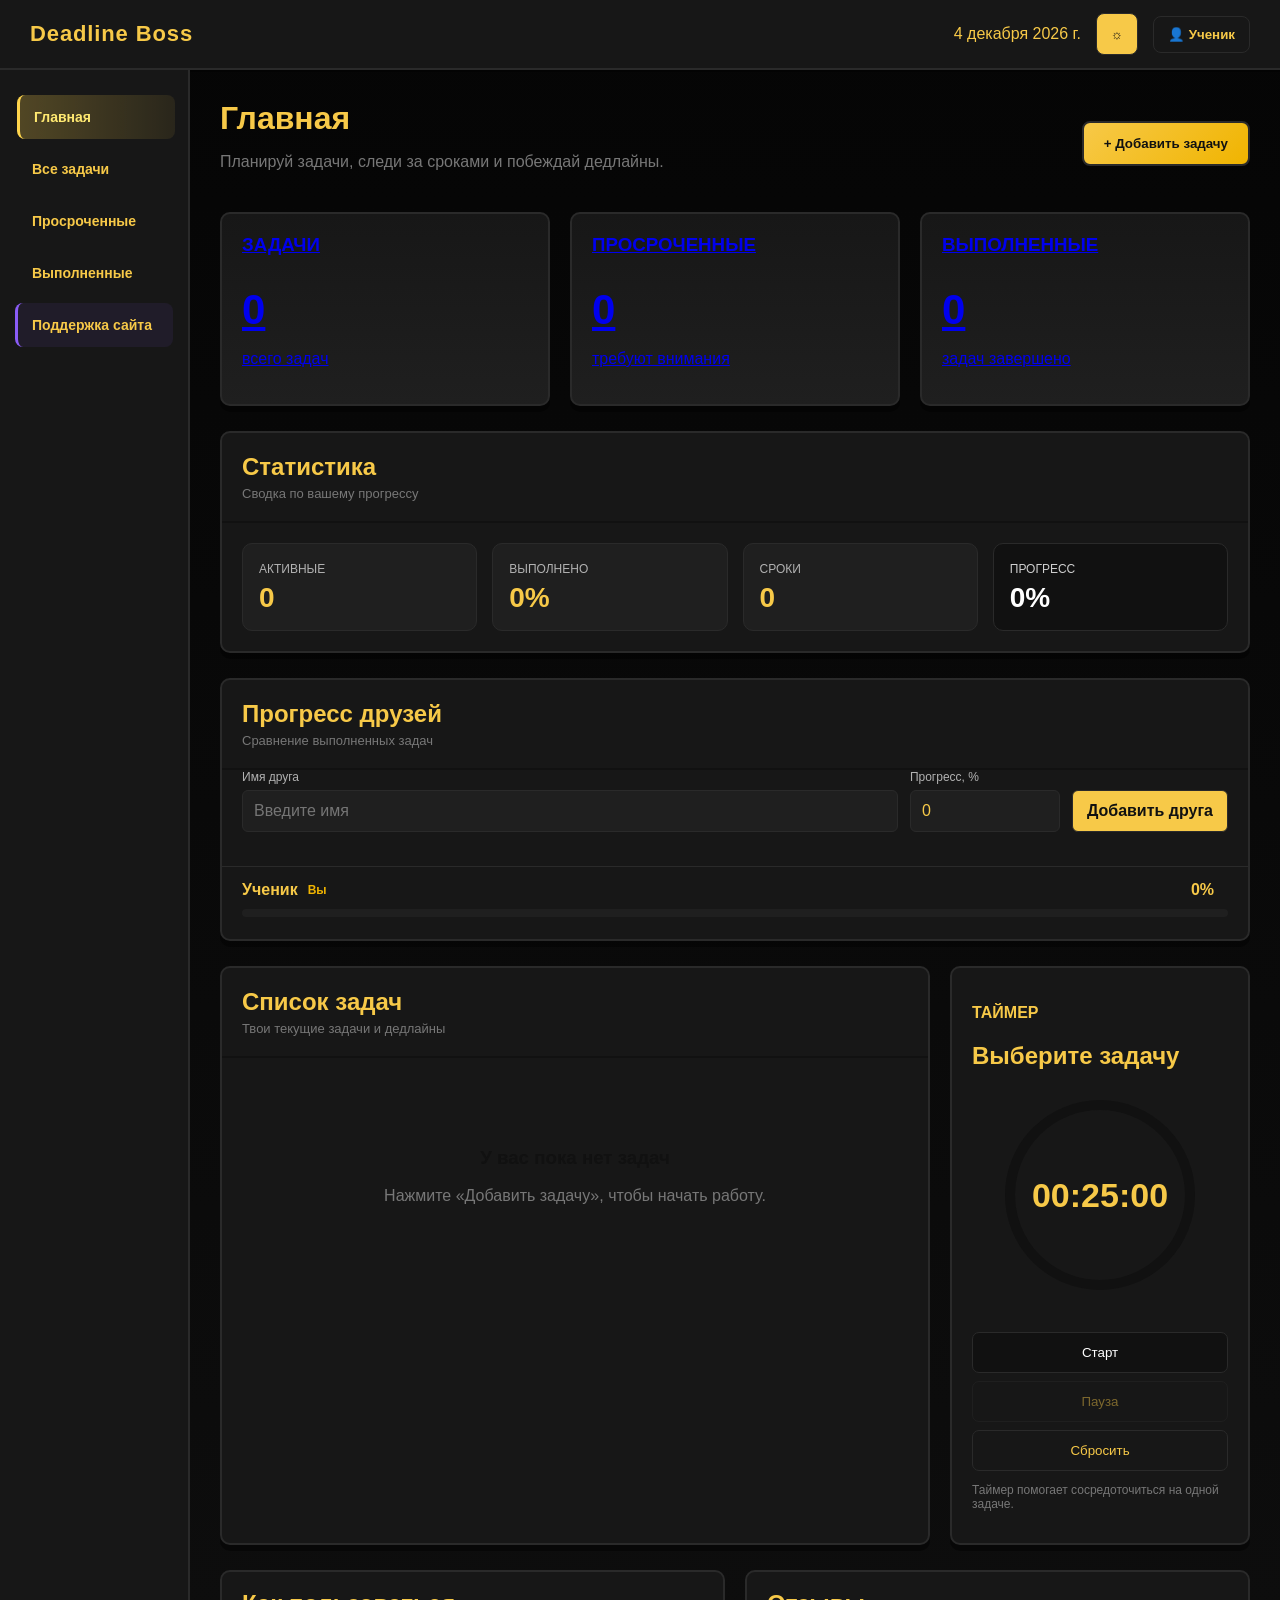
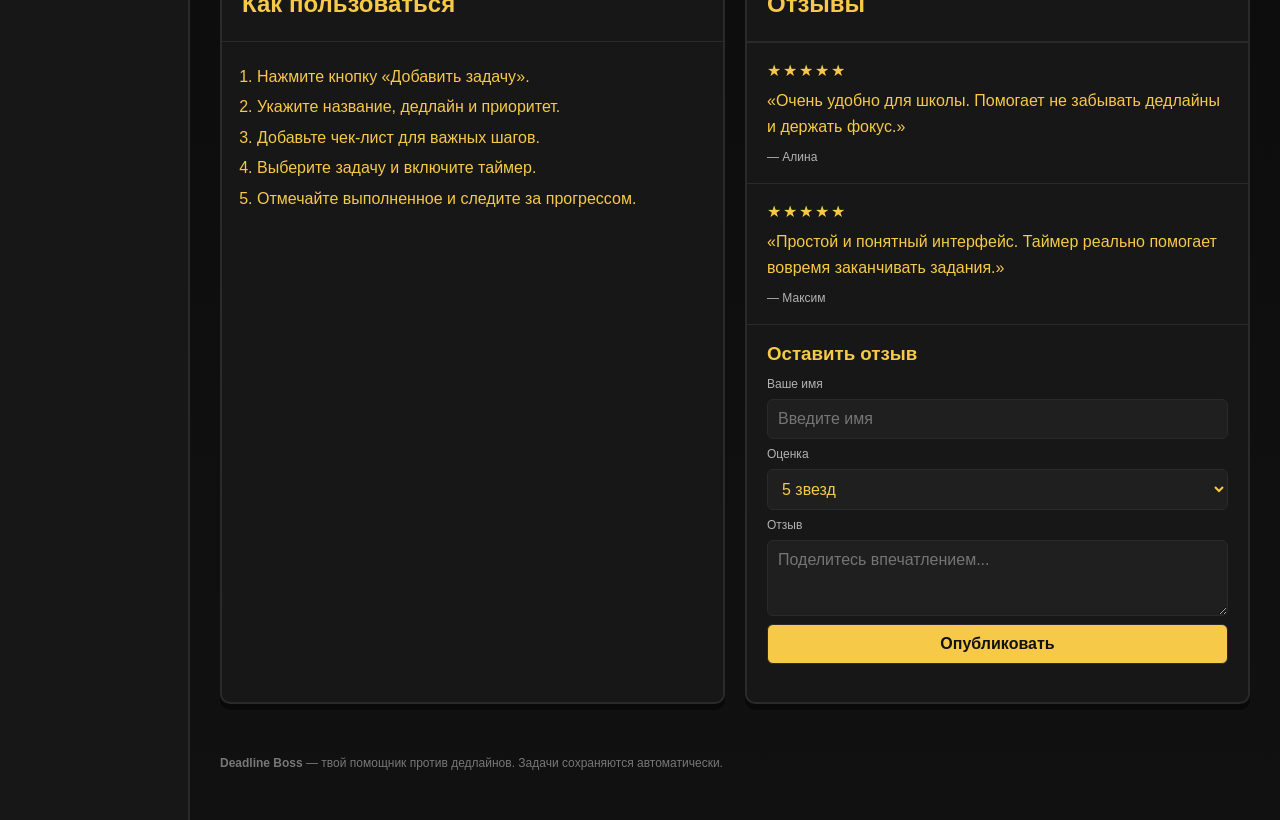
<file: index.html>
<!DOCTYPE html>
<html lang="ru">
<head>
    <meta charset="UTF-8">
    <meta name="viewport" content="width=device-width, initial-scale=1.0">
    <title>Deadline Boss</title>
    <link rel="stylesheet" href="style.css">
</head>
<body>

<header>
    <div class="logo">
        Deadline Boss
    </div>
    <div class="header-right">
        <span id="date"></span>
        <button class="theme-toggle" id="themeToggle" onclick="toggleTheme()" aria-label="Переключить тему">
            ☼
        </button>
        <button class="header-btn" onclick="showProfile()">
            👤 Профиль
        </button>
    </div>
</header>

<div class="container">
    <!-- МЕНЮ -->
    <aside class="sidebar">
        <button class="active" onclick="showSection('all', this)">
            Главная
        </button>
        <a class="page-nav-link" href="tasks.html">Все задачи</a>
        <a class="page-nav-link" href="overdue.html">Просроченные</a>
        <a class="page-nav-link" href="completed.html">Выполненные</a>
        <a class="page-nav-link support-link" href="support.html">
            Поддержка сайта
        </a>
    </aside>

    <!-- КОНТЕНТ -->
    <main class="content">
        <div class="title-row">
            <div>
                <h1 id="pageTitle">Главная</h1>
                <p>
                    Планируй задачи, следи за сроками и побеждай дедлайны.
                </p>
            </div>
            <button class="add-btn" onclick="openModal()">
                + Добавить задачу
            </button>
        </div>

        <!-- СТАТИСТИКА -->
        <section class="cards">
            <a class="card" href="tasks.html">
                <h3>ЗАДАЧИ</h3>
                <div class="card-number" id="total">0</div>
                <p>всего задач</p>
            </a>

            <a class="card" href="overdue.html">
                <h3>ПРОСРОЧЕННЫЕ</h3>
                <div class="card-number" id="overdue">0</div>
                <p>требуют внимания</p>
            </a>

            <a class="card" href="completed.html">
                <h3>ВЫПОЛНЕННЫЕ</h3>
                <div class="card-number" id="completed">0</div>
                <p>задач завершено</p>
            </a>
        </section>

        <section class="stats-panel">
            <div class="panel-title">
                <h2>Статистика</h2>
                <p>Сводка по вашему прогрессу</p>
            </div>
            <div class="stats-grid">
                <div class="stat-box">
                    <span>Активные</span>
                    <strong id="activeStat">0</strong>
                </div>
                <div class="stat-box">
                    <span>Выполнено</span>
                    <strong id="doneStat">0%</strong>
                </div>
                <div class="stat-box">
                    <span>Сроки</span>
                    <strong id="deadlineStat">0</strong>
                </div>
                <div class="stat-box accent">
                    <span>Прогресс</span>
                    <strong id="progressStat">0%</strong>
                </div>
            </div>
        </section>

        <section class="stats-panel friends-panel">
            <div class="panel-title">
                <h2>Прогресс друзей</h2>
                <p>Сравнение выполненных задач</p>
            </div>
            <form class="friend-form" id="friendForm">
                <div>
                    <label for="friendName">Имя друга</label>
                    <input id="friendName" name="name" type="text" maxlength="40" placeholder="Введите имя" required>
                </div>
                <div>
                    <label for="friendProgress">Прогресс, %</label>
                    <input id="friendProgress" name="progress" type="number" min="0" max="100" value="0" required>
                </div>
                <button class="friend-add-button" type="submit">Добавить друга</button>
            </form>
            <p class="friend-status" id="friendStatus" role="status" aria-live="polite"></p>
            <div class="friend-comparison" id="friendComparison" aria-live="polite"></div>
        </section>

        <!-- ЗАДАЧИ + ТАЙМЕР -->
        <section class="workspace">
            <div class="tasks">
                <div class="panel-title">
                    <h2>Список задач</h2>
                    <p>Твои текущие задачи и дедлайны</p>
                </div>
                <div id="taskList"></div>
            </div>

            <!-- ТАЙМЕР -->
            <div class="timer">
                <p><b>ТАЙМЕР</b></p>
                <h2 id="timerTask">
                    Выберите задачу
                </h2>
                <button
                    type="button"
                    class="timer-circle"
                    onclick="openTimerSettings()"
                    aria-label="Открыть настройки длительности таймера"
                    title="Нажмите, чтобы выбрать время"
                >
                    <span class="timer-time" id="timer">
                        25:00
                    </span>
                </button>

                <div class="timer-settings" id="timerSettings">
                    <label for="timerDuration">Введите время в минутах</label>
                    <div class="timer-settings-row">
                        <input id="timerDuration" type="number" min="1" max="240" value="25" inputmode="numeric" aria-label="Количество минут">
                        <button type="button" onclick="applyTimerDuration()">Применить</button>
                    </div>
                </div>

                <div class="timer-buttons">
                    <button class="start" onclick="startTimer()">
                        Старт
                    </button>
                    <button class="pause" onclick="pauseTimer()">
                        Пауза
                    </button>
                    <button class="reset" onclick="resetTimer()">
                        Сбросить
                    </button>
                </div>

                <p style="color:#777;font-size:12px;">
                    Таймер помогает сосредоточиться на одной задаче.
                </p>
            </div>
        </section>

        <section class="info-grid">
            <div class="info-card guide-card">
                <div class="panel-title compact">
                    <h2>Как пользоваться</h2>
                </div>
                <ol>
                    <li>Нажмите кнопку «Добавить задачу».</li>
                    <li>Укажите название, дедлайн и приоритет.</li>
                    <li>Добавьте чек-лист для важных шагов.</li>
                    <li>Выберите задачу и включите таймер.</li>
                    <li>Отмечайте выполненное и следите за прогрессом.</li>
                </ol>
            </div>

            <div class="info-card reviews-card">
                <div class="panel-title compact">
                    <h2>Отзывы</h2>
                </div>
                <div class="review-item">
                    <div class="review-stars">★★★★★</div>
                    <p>«Очень удобно для школы. Помогает не забывать дедлайны и держать фокус.»</p>
                    <span>— Алина</span>
                </div>
                <div class="review-item">
                    <div class="review-stars">★★★★★</div>
                    <p>«Простой и понятный интерфейс. Таймер реально помогает вовремя заканчивать задания.»</p>
                    <span>— Максим</span>
                </div>
                <div id="userReviews" aria-live="polite"></div>
                <form class="review-form" id="reviewForm">
                    <h3>Оставить отзыв</h3>
                    <label for="reviewName">Ваше имя</label>
                    <input id="reviewName" name="name" type="text" maxlength="40" placeholder="Введите имя" required>
                    <label for="reviewRating">Оценка</label>
                    <select id="reviewRating" name="rating">
                        <option value="5">5 звезд</option>
                        <option value="4">4 звезды</option>
                        <option value="3">3 звезды</option>
                        <option value="2">2 звезды</option>
                        <option value="1">1 звезда</option>
                    </select>
                    <label for="reviewMessage">Отзыв</label>
                    <textarea id="reviewMessage" name="message" maxlength="300" rows="3" placeholder="Поделитесь впечатлением..." required></textarea>
                    <button class="review-submit" type="submit">Опубликовать</button>
                    <p class="review-status" id="reviewStatus" role="status" aria-live="polite"></p>
                </form>
            </div>
        </section>

        <footer>
            <b>Deadline Boss</b> — твой помощник против дедлайнов.
            Задачи сохраняются автоматически.
        </footer>
    </main>
</div>

<!-- МОДАЛЬНОЕ ОКНО -->
<div class="modal hidden" id="modal">
    <div class="modal-box">
        <button class="close" onclick="closeModal()">
            ×
        </button>

        <h2>Добавить задачу</h2>
        <p style="color:#777;">
            Заполни информацию о новой задаче.
        </p>

        <label>Название задачи *</label>
        <input id="taskTitle" placeholder="Например: сделать презентацию">

        <label>Описание</label>
        <textarea id="taskDescription" placeholder="Что нужно сделать?"></textarea>

        <label>Приоритет</label>
        <select id="taskPriority">
            <option value="high">Высокий</option>
            <option value="medium" selected>Средний</option>
            <option value="low">Низкий</option>
        </select>

        <label>Дедлайн *</label>
        <input type="datetime-local" id="taskDeadline">

        <div class="subtasks-block">
            <div class="subtasks-header">
                <label>Чек-лист</label>
                <button type="button" class="add-subtask-btn" onclick="addSubtaskInput()">
                    +
                </button>
            </div>
            <div id="subtaskList"></div>
        </div>

        <div class="error" id="error"></div>

        <div class="modal-buttons">
            <button class="cancel" onclick="closeModal()">
                Отмена
            </button>
            <button class="save" onclick="addTask()">
                Добавить
            </button>
        </div>
    </div>
</div>

<div class="modal hidden" id="profileModal">
    <div class="modal-box profile-box">
        <button class="close" onclick="closeProfileModal()">
            ×
        </button>

        <h2>Профиль</h2>
        <p style="color:#777;">
            Настройте данные пользователя.
        </p>

        <label>Имя</label>
        <input id="profileName" placeholder="Введите имя">

        <label>Email</label>
        <input id="profileEmail" type="email" placeholder="name@example.com">

        <label>Школа / класс</label>
        <input id="profileSchool" placeholder="Например: 10А">

        <div class="modal-buttons">
            <button class="cancel" onclick="closeProfileModal()">
                Отмена
            </button>
            <button class="save" onclick="saveProfile()">
                Сохранить
            </button>
        </div>
    </div>
</div>

<div class="modal hidden" id="supportModal">
    <div class="modal-box support-box">
        <button class="close" onclick="closeSupportModal()">
            ×
        </button>

        <h2>Поддержка сайта</h2>
        <p style="color:#777;">
            Напишите, что случилось, и мы поможем быстро.
        </p>

        <label>Ваше имя</label>
        <input id="supportName" placeholder="Введите имя">

        <label>Email для ответа</label>
        <input id="supportEmail" type="email" placeholder="name@example.com">

        <label>Тема</label>
        <select id="supportTopic">
            <option value="bug">Ошибка в работе</option>
            <option value="design">Дизайн / интерфейс</option>
            <option value="question">Вопрос по функционалу</option>
            <option value="other">Другое</option>
        </select>

        <label>Сообщение</label>
        <textarea id="supportMessage" placeholder="Опишите проблему или вопрос..."></textarea>

        <div class="error" id="supportError"></div>

        <div class="modal-buttons">
            <button class="cancel" onclick="closeSupportModal()">
                Отмена
            </button>
            <button class="save" onclick="sendSupportMessage()">
                Отправить
            </button>
        </div>
    </div>
</div>

<script src="script.js"></script>
</body>
</html>
</file>
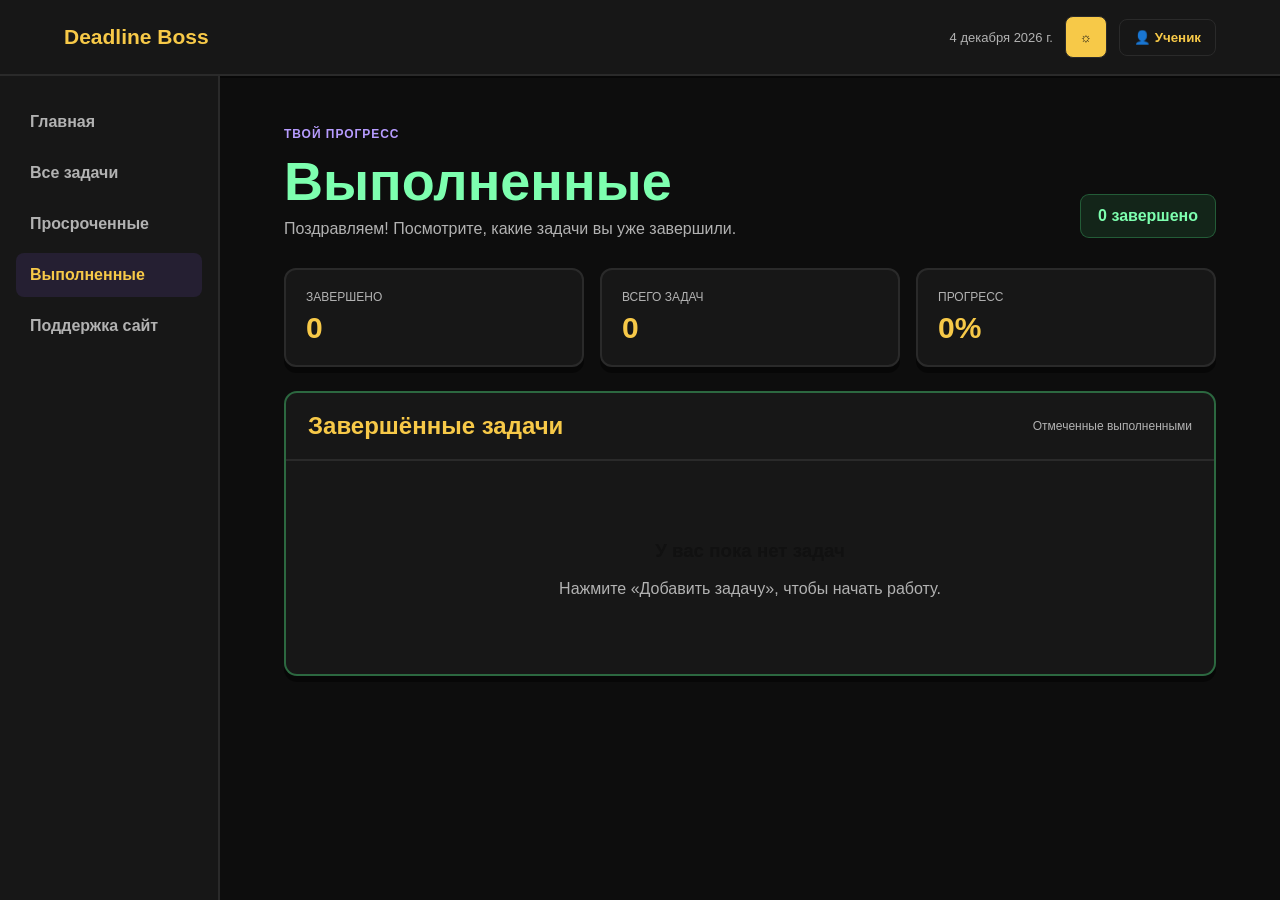
<file: completed.html>
<!DOCTYPE html>
<html lang="ru">
<head>
    <meta charset="UTF-8">
    <meta name="viewport" content="width=device-width, initial-scale=1.0">
    <title>Выполненные задачи — Deadline Boss</title>
    <link rel="stylesheet" href="style.css">
</head>
<body class="section-page section-completed" data-page="completed">
    <header class="section-header">
        <a class="section-brand" href="index.html">Deadline Boss</a>
        <div class="section-header-actions">
            <span id="date"></span>
            <button class="theme-toggle" id="themeToggle" onclick="toggleTheme()" aria-label="Переключить тему">☼</button>
            <button class="header-btn" onclick="showProfile()">👤 Профиль</button>
        </div>
    </header>

    <div class="section-shell">
        <aside class="section-sidebar">
            <a href="index.html">Главная</a>
            <a href="tasks.html">Все задачи</a>
            <a href="overdue.html">Просроченные</a>
            <a class="active" href="completed.html">Выполненные</a>
            <a href="support.html">Поддержка сайт</a>
        </aside>

        <main class="section-content">
            <div class="section-hero">
                <div>
                    <span class="section-kicker">Твой прогресс</span>
                    <h1>Выполненные</h1>
                    <p>Поздравляем! Посмотрите, какие задачи вы уже завершили.</p>
                </div>
                <div class="completed-badge"><span id="completed">0</span> завершено</div>
            </div>

            <section class="section-stat-row">
                <div class="section-stat"><span>Завершено</span><strong id="completedStat">0</strong></div>
                <div class="section-stat"><span>Всего задач</span><strong id="total">0</strong></div>
                <div class="section-stat"><span>Прогресс</span><strong id="progressStat">0%</strong></div>
            </section>

            <section class="section-list-panel">
                <div class="section-list-heading">
                    <h2>Завершённые задачи</h2>
                    <span>Отмеченные выполненными</span>
                </div>
                <div id="taskList"></div>
            </section>
        </main>
    </div>

    <div class="modal hidden" id="profileModal">
        <div class="modal-box profile-box">
            <button class="close" onclick="closeProfileModal()">×</button>
            <h2>Профиль</h2>
            <label>Имя</label><input id="profileName" placeholder="Введите имя">
            <label>Email</label><input id="profileEmail" type="email" placeholder="name@example.com">
            <label>Школа / класс</label><input id="profileSchool" placeholder="Например: 10А">
            <div class="modal-buttons">
                <button class="cancel" onclick="closeProfileModal()">Отмена</button>
                <button class="save" onclick="saveProfile()">Сохранить</button>
            </div>
        </div>
    </div>

    <script src="script.js"></script>
</body>
</html>
</file>
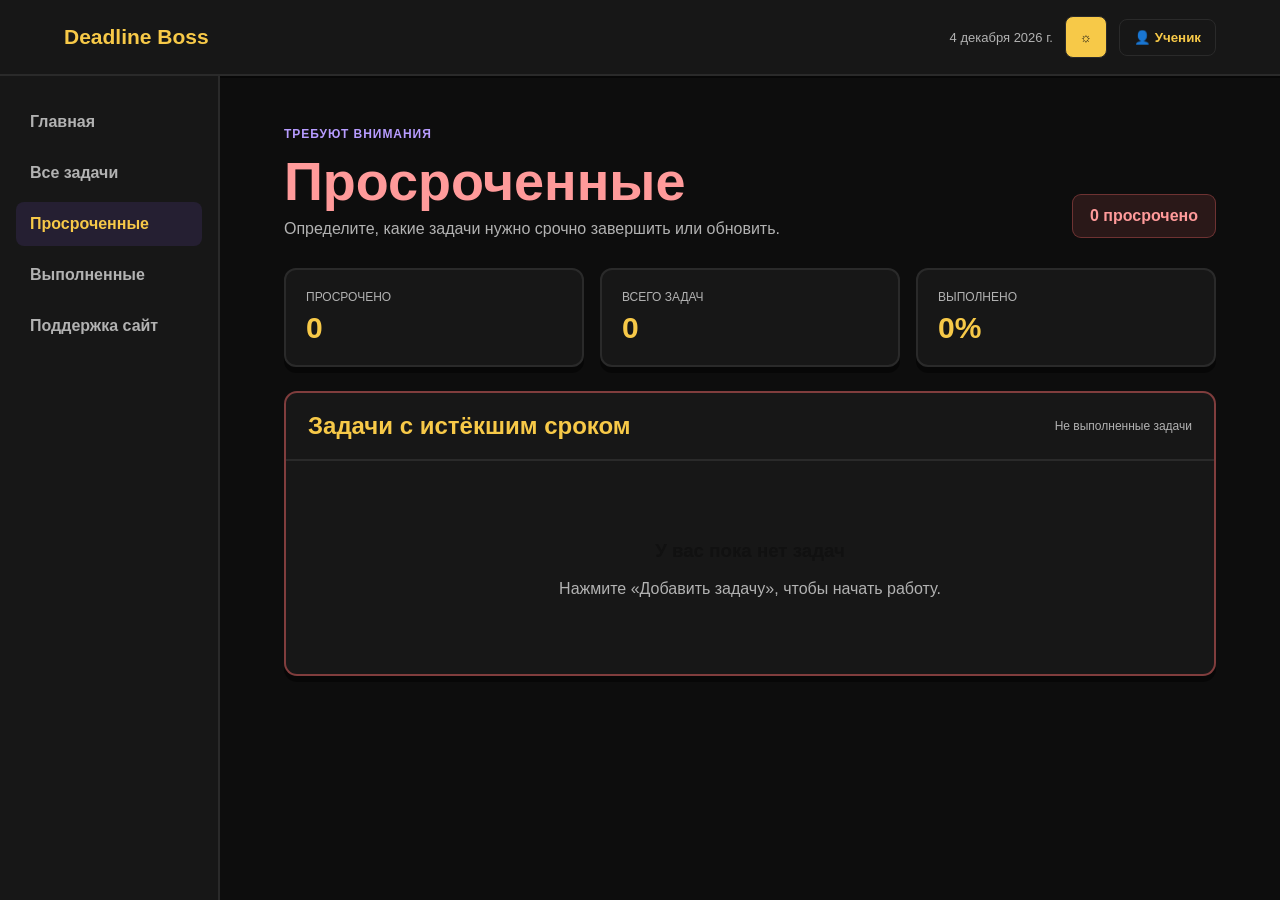
<file: overdue.html>
<!DOCTYPE html>
<html lang="ru">
<head>
    <meta charset="UTF-8">
    <meta name="viewport" content="width=device-width, initial-scale=1.0">
    <title>Просроченные задачи — Deadline Boss</title>
    <link rel="stylesheet" href="style.css">
</head>
<body class="section-page section-overdue" data-page="overdue">
    <header class="section-header">
        <a class="section-brand" href="index.html">Deadline Boss</a>
        <div class="section-header-actions">
            <span id="date"></span>
            <button class="theme-toggle" id="themeToggle" onclick="toggleTheme()" aria-label="Переключить тему">☼</button>
            <button class="header-btn" onclick="showProfile()">👤 Профиль</button>
        </div>
    </header>

    <div class="section-shell">
        <aside class="section-sidebar">
            <a href="index.html">Главная</a>
            <a href="tasks.html">Все задачи</a>
            <a class="active" href="overdue.html">Просроченные</a>
            <a href="completed.html">Выполненные</a>
            <a href="support.html">Поддержка сайт</a>
        </aside>

        <main class="section-content">
            <div class="section-hero">
                <div>
                    <span class="section-kicker">Требуют внимания</span>
                    <h1>Просроченные</h1>
                    <p>Определите, какие задачи нужно срочно завершить или обновить.</p>
                </div>
                <div class="urgent-badge"><span id="overdue">0</span> просрочено</div>
            </div>

            <section class="section-stat-row">
                <div class="section-stat"><span>Просрочено</span><strong id="deadlineStat">0</strong></div>
                <div class="section-stat"><span>Всего задач</span><strong id="total">0</strong></div>
                <div class="section-stat"><span>Выполнено</span><strong id="doneStat">0%</strong></div>
            </section>

            <section class="section-list-panel">
                <div class="section-list-heading">
                    <h2>Задачи с истёкшим сроком</h2>
                    <span>Не выполненные задачи</span>
                </div>
                <div id="taskList"></div>
            </section>
        </main>
    </div>

    <div class="modal hidden" id="profileModal">
        <div class="modal-box profile-box">
            <button class="close" onclick="closeProfileModal()">×</button>
            <h2>Профиль</h2>
            <label>Имя</label><input id="profileName" placeholder="Введите имя">
            <label>Email</label><input id="profileEmail" type="email" placeholder="name@example.com">
            <label>Школа / класс</label><input id="profileSchool" placeholder="Например: 10А">
            <div class="modal-buttons">
                <button class="cancel" onclick="closeProfileModal()">Отмена</button>
                <button class="save" onclick="saveProfile()">Сохранить</button>
            </div>
        </div>
    </div>

    <script src="script.js"></script>
</body>
</html>
</file>
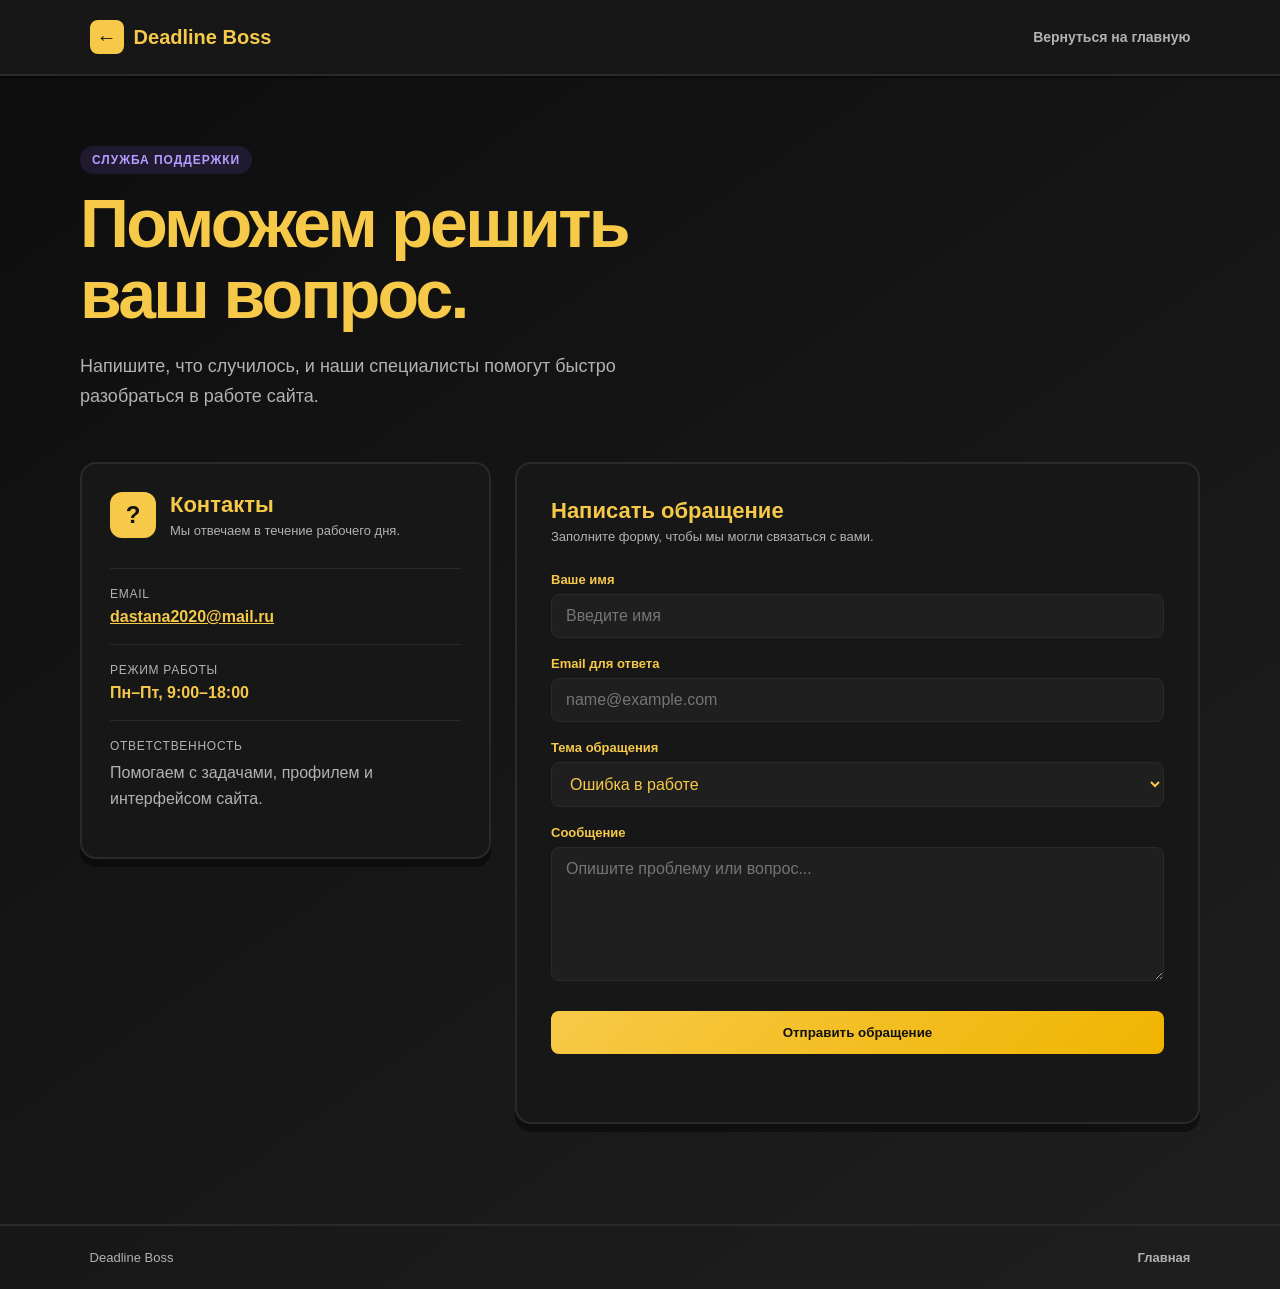
<file: support.html>
<!DOCTYPE html>
<html lang="ru">
<head>
    <meta charset="UTF-8">
    <meta name="viewport" content="width=device-width, initial-scale=1.0">
    <meta name="description" content="Страница поддержки Deadline Boss">
    <title>Поддержка сайта — Deadline Boss</title>
    <link rel="stylesheet" href="style.css">
</head>
<body class="support-page">
    <header class="support-header">
        <a class="support-logo" href="index.html">
            <span>←</span> Deadline Boss
        </a>
        <a class="support-home-link" href="index.html">Вернуться на главную</a>
    </header>

    <main class="support-main">
        <section class="support-hero">
            <div class="support-eyebrow">Служба поддержки</div>
            <h1>Поможем решить<br>ваш вопрос.</h1>
            <p>
                Напишите, что случилось, и наши специалисты помогут быстро
                разобраться в работе сайта.
            </p>
        </section>

        <div class="support-layout">
            <section class="support-contact-card" aria-label="Контакты поддержки">
                <div class="support-card-heading">
                    <span class="support-icon">?</span>
                    <div>
                        <h2>Контакты</h2>
                        <p>Мы отвечаем в течение рабочего дня.</p>
                    </div>
                </div>

                <div class="contact-item">
                    <span class="contact-label">Email</span>
                    <a href="mailto:dastana2020@mail.ru">dastana2020@mail.ru</a>
                </div>
                <div class="contact-item">
                    <span class="contact-label">Режим работы</span>
                    <strong>Пн–Пт, 9:00–18:00</strong>
                </div>
                <div class="contact-item">
                    <span class="contact-label">Ответственность</span>
                    <p>Помогаем с задачами, профилем и интерфейсом сайта.</p>
                </div>
            </section>

            <section class="support-form-card">
                <div class="support-form-heading">
                    <h2>Написать обращение</h2>
                    <p>Заполните форму, чтобы мы могли связаться с вами.</p>
                </div>

                <form id="supportForm">
                    <div class="form-row">
                        <label for="supportName">Ваше имя</label>
                        <input id="supportName" name="name" type="text" autocomplete="name" placeholder="Введите имя" required>
                    </div>

                    <div class="form-row">
                        <label for="supportEmail">Email для ответа</label>
                        <input id="supportEmail" name="email" type="email" autocomplete="email" placeholder="name@example.com" required>
                    </div>

                    <div class="form-row">
                        <label for="supportTopic">Тема обращения</label>
                        <select id="supportTopic" name="topic">
                            <option value="bug">Ошибка в работе</option>
                            <option value="design">Дизайн / интерфейс</option>
                            <option value="question">Вопрос по функционалу</option>
                            <option value="other">Другое</option>
                        </select>
                    </div>

                    <div class="form-row">
                        <label for="supportMessage">Сообщение</label>
                        <textarea id="supportMessage" name="message" rows="6" placeholder="Опишите проблему или вопрос..." required></textarea>
                    </div>

                    <button class="support-submit" type="submit">
                        Отправить обращение
                    </button>
                    <p class="form-status" id="formStatus" role="status" aria-live="polite"></p>
                </form>
            </section>
        </div>
    </main>

    <footer class="support-footer">
        <span>Deadline Boss</span>
        <a href="index.html">Главная</a>
    </footer>

    <script>
        const supportForm = document.getElementById("supportForm");
        const formStatus = document.getElementById("formStatus");
        const supportAddress = "dastana2020@mail.ru";

        supportForm.addEventListener("submit", function (event) {
            event.preventDefault();

            const formData = new FormData(supportForm);
            const topic = formData.get("topic");
            const topicNames = {
                bug: "Ошибка в работе",
                design: "Дизайн / интерфейс",
                question: "Вопрос по функционалу",
                other: "Другое"
            };

            const request = {
                name: String(formData.get("name") || "").trim(),
                email: String(formData.get("email") || "").trim(),
                topic: topicNames[topic] || "Другое",
                message: String(formData.get("message") || "").trim(),
                sentAt: new Date().toISOString()
            };

            const requests = JSON.parse(localStorage.getItem("deadlineBossSupportRequests") || "[]");
            requests.push(request);
            localStorage.setItem("deadlineBossSupportRequests", JSON.stringify(requests));

            const subject = encodeURIComponent(`Поддержка Deadline Boss: ${request.topic}`);
            const body = encodeURIComponent(`Имя: ${request.name}\nEmail для ответа: ${request.email}\nТема: ${request.topic}\n\nСообщение:\n${request.message}`);
            window.location.href = `mailto:${supportAddress}?subject=${subject}&body=${body}`;

            formStatus.textContent = "Почтовая программа откроется с подготовленным обращением. Нажмите «Отправить» в письме.";
            formStatus.classList.add("success");
            supportForm.reset();
        });
    </script>
</body>
</html>
</file>
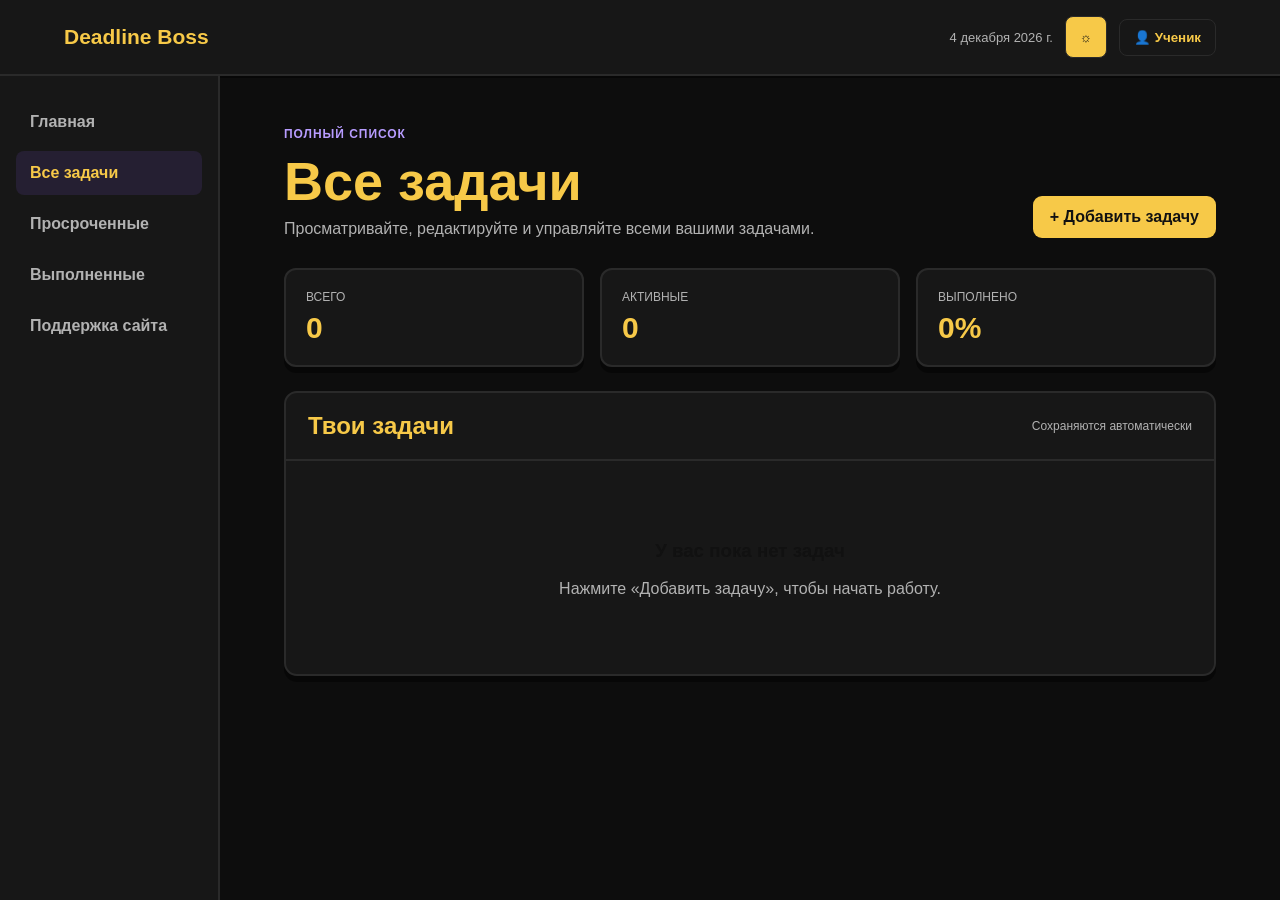
<file: tasks.html>
<!DOCTYPE html>
<html lang="ru">
<head>
    <meta charset="UTF-8">
    <meta name="viewport" content="width=device-width, initial-scale=1.0">
    <title>Все задачи — Deadline Boss</title>
    <link rel="stylesheet" href="style.css">
</head>
<body class="section-page section-all" data-page="all">
    <header class="section-header">
        <a class="section-brand" href="index.html">Deadline Boss</a>
        <div class="section-header-actions">
            <span id="date"></span>
            <button class="theme-toggle" id="themeToggle" onclick="toggleTheme()" aria-label="Переключить тему">☼</button>
            <button class="header-btn" onclick="showProfile()">👤 Профиль</button>
        </div>
    </header>

    <div class="section-shell">
        <aside class="section-sidebar">
            <a href="index.html">Главная</a>
            <a class="active" href="tasks.html">Все задачи</a>
            <a href="overdue.html">Просроченные</a>
            <a href="completed.html">Выполненные</a>
            <a href="support.html">Поддержка сайта</a>
        </aside>

        <main class="section-content">
            <div class="section-hero">
                <div>
                    <span class="section-kicker">Полный список</span>
                    <h1>Все задачи</h1>
                    <p>Просматривайте, редактируйте и управляйте всеми вашими задачами.</p>
                </div>
                <a class="section-action" href="index.html#add-task">+ Добавить задачу</a>
            </div>

            <section class="section-stat-row">
                <div class="section-stat"><span>Всего</span><strong id="total">0</strong></div>
                <div class="section-stat"><span>Активные</span><strong id="activeStat">0</strong></div>
                <div class="section-stat"><span>Выполнено</span><strong id="doneStat">0%</strong></div>
            </section>

            <section class="section-list-panel">
                <div class="section-list-heading">
                    <h2>Твои задачи</h2>
                    <span>Сохраняются автоматически</span>
                </div>
                <div id="taskList"></div>
            </section>
        </main>
    </div>

    <div class="modal hidden" id="profileModal">
        <div class="modal-box profile-box">
            <button class="close" onclick="closeProfileModal()">×</button>
            <h2>Профиль</h2>
            <label>Имя</label><input id="profileName" placeholder="Введите имя">
            <label>Email</label><input id="profileEmail" type="email" placeholder="name@example.com">
            <label>Школа / класс</label><input id="profileSchool" placeholder="Например: 10А">
            <div class="modal-buttons">
                <button class="cancel" onclick="closeProfileModal()">Отмена</button>
                <button class="save" onclick="saveProfile()">Сохранить</button>
            </div>
        </div>
    </div>

    <script src="script.js"></script>
</body>
</html>
</file>
<file: style.css>
* {
    box-sizing: border-box;
}

:root {
    --bg: #0d0d0d;
    --panel: #171717;
    --panel-alt: #1f1f1f;
    --primary: #111111;
    --primary-soft: #262626;
    --secondary: #f7c948;
    --secondary-strong: #f0b400;
    --text: #f7c948;
    --muted: #b2b2b2;
    --line: #2a2a2a;
    --danger: #ff6b6b;
    --shadow: rgba(0, 0, 0, 0.45);
}

body {
    margin: 0;
    font-family: Arial, sans-serif;
    background: linear-gradient(180deg, #050505 0%, #111111 100%);
    color: var(--text);
}

body.theme-light {
    --bg: #f4f4f4;
    --panel: #ffffff;
    --panel-alt: #f2f2f2;
    --primary: #111111;
    --primary-soft: #222222;
    --secondary: #d9d9d9;
    --secondary-strong: #b8b8b8;
    --text: #111111;
    --muted: #555555;
    --line: #111111;
    --danger: #1a1a1a;
    --shadow: rgba(17, 17, 17, 0.08);
    background: linear-gradient(180deg, #f7f7f7 0%, #ececec 100%);
}

/* HEADER */
header {
    height: 70px;
    background: var(--panel);
    border-bottom: 2px solid var(--line);
    display: flex;
    align-items: center;
    justify-content: space-between;
    padding: 0 30px;
    box-shadow: 0 2px 0 var(--shadow);
}

.logo {
    font-size: 22px;
    font-weight: bold;
    letter-spacing: 0.04em;
}

.header-right {
    display: flex;
    align-items: center;
    gap: 15px;
}

.header-btn,
.theme-toggle {
    border: 1px solid var(--line);
    background: var(--panel);
    color: var(--text);
    padding: 10px 14px;
    border-radius: 8px;
    cursor: pointer;
    font-weight: 700;
}

.theme-toggle {
    width: 42px;
    height: 42px;
    padding: 0;
    display: inline-flex;
    align-items: center;
    justify-content: center;
    background: var(--secondary);
    color: var(--primary);
    border-color: var(--line);
}

/* LAYOUT */
.container {
    display: grid;
    grid-template-columns: 190px 1fr;
    min-height: calc(100vh - 70px);
}

/* SIDEBAR */
.sidebar {
    background: var(--panel);
    border-right: 2px solid var(--line);
    padding: 25px 15px;
}

.sidebar button {
    width: 100%;
    border: none;
    background: transparent;
    color: var(--text);
    padding: 14px;
    margin-bottom: 8px;
    text-align: left;
    border-radius: 8px;
    cursor: pointer;
    font-size: 14px;
    font-weight: 600;
    border-left: 3px solid transparent;
    transition: all 0.2s ease;
    position: relative;
}

.sidebar button:nth-child(1) {
    background: rgba(247, 201, 73, 0.12);
    border-left-color: #f7c948;
    margin-left: 0;
}

.sidebar button:nth-child(2) {
    background: rgba(255, 255, 255, 0.04);
    border-left-color: #d2d2d2;
    margin-left: 10px;
    width: calc(100% - 10px);
}

.sidebar button:nth-child(3) {
    background: rgba(255, 107, 107, 0.08);
    border-left-color: #ff6b6b;
    margin-left: 18px;
    width: calc(100% - 18px);
}

.sidebar button:nth-child(4) {
    background: rgba(84, 255, 142, 0.08);
    border-left-color: #54ff8e;
    margin-left: 26px;
    width: calc(100% - 26px);
}

.sidebar button:nth-child(5) {
    background: rgba(138, 92, 246, 0.08);
    border-left-color: #8a5cf6;
    margin-left: 34px;
    width: calc(100% - 34px);
}

.sidebar button:hover,
.sidebar button.active {
    transform: translateX(2px);
    filter: brightness(1.06);
}

.sidebar button:nth-child(1):hover,
.sidebar button:nth-child(1).active {
    background: linear-gradient(90deg, rgba(247, 201, 73, 0.25), rgba(247, 201, 73, 0.08));
    color: #ffdc6b;
}

.sidebar button:nth-child(2):hover,
.sidebar button:nth-child(2).active {
    background: linear-gradient(90deg, rgba(255, 255, 255, 0.12), rgba(255, 255, 255, 0.04));
    color: #ffffff;
}

.sidebar button:nth-child(3):hover,
.sidebar button:nth-child(3).active {
    background: linear-gradient(90deg, rgba(255, 107, 107, 0.2), rgba(255, 107, 107, 0.06));
    color: #ff9a9a;
}

.sidebar button:nth-child(4):hover,
.sidebar button:nth-child(4).active {
    background: linear-gradient(90deg, rgba(84, 255, 142, 0.2), rgba(84, 255, 142, 0.05));
    color: #7dffaf;
}

.sidebar button:nth-child(5):hover,
.sidebar button:nth-child(5).active {
    background: linear-gradient(90deg, rgba(138, 92, 246, 0.2), rgba(138, 92, 246, 0.06));
    color: #b79cff;
}

.sidebar .support-link {
    margin: 8px 0 0;
    border-left-color: #8a5cf6;
    background: rgba(138, 92, 246, 0.08);
}

.sidebar .support-link:hover {
    transform: translateX(2px);
    filter: brightness(1.06);
    color: #b79cff;
}

/* CONTENT */
.content {
    padding: 30px;
}

.title-row {
    display: flex;
    justify-content: space-between;
    align-items: center;
    margin-bottom: 25px;
}

.title-row h1 {
    margin: 0;
    font-size: 32px;
}

.title-row p {
    color: #777;
}

.add-btn {
    background: linear-gradient(135deg, var(--secondary) 0%, var(--secondary-strong) 100%);
    color: var(--primary);
    border: 2px solid var(--line);
    padding: 13px 20px;
    border-radius: 8px;
    cursor: pointer;
    font-weight: bold;
    box-shadow: 0 4px 0 rgba(0,0,0,0.15);
}

.add-btn:hover {
    filter: brightness(0.98);
}

/* CARDS */
.cards {
    display: grid;
    grid-template-columns: repeat(3, 1fr);
    gap: 20px;
    margin-bottom: 25px;
}

.card {
    background: linear-gradient(180deg, var(--panel) 0%, var(--panel-alt) 100%);
    border: 2px solid var(--line);
    padding: 20px;
    min-height: 150px;
    border-radius: 10px;
    cursor: pointer;
    box-shadow: 0 6px 0 var(--shadow);
}

.card:hover {
    transform: translateY(-2px);
}

.card h3 {
    margin: 0 0 30px;
}

.card-number {
    font-size: 42px;
    font-weight: bold;
}

.stats-panel {
    background: var(--panel);
    border: 2px solid var(--line);
    margin-bottom: 25px;
    border-radius: 10px;
    box-shadow: 0 6px 0 var(--shadow);
}

.stats-grid {
    display: grid;
    grid-template-columns: repeat(4, 1fr);
    gap: 15px;
    padding: 20px;
}

.stat-box {
    background: var(--panel-alt);
    border: 1px solid var(--line);
    border-radius: 10px;
    padding: 18px 16px;
    display: flex;
    flex-direction: column;
    gap: 8px;
}

.stat-box span {
    color: var(--muted);
    font-size: 12px;
    text-transform: uppercase;
}

.friends-panel {
    padding-bottom: 8px;
}

.friend-form {
    display: grid;
    grid-template-columns: minmax(0, 1fr) 150px auto;
    align-items: end;
    gap: 12px;
    padding: 0 20px 14px;
}

.friend-form div {
    display: grid;
    gap: 6px;
}

.friend-form label {
    color: var(--muted);
    font-size: 12px;
}

.friend-form input {
    width: 100%;
    min-height: 42px;
    padding: 9px 11px;
    border: 1px solid var(--line);
    border-radius: 6px;
    background: var(--panel-alt);
    color: var(--text);
    font: inherit;
}

.friend-add-button {
    min-height: 42px;
    padding: 9px 14px;
    border: 1px solid var(--line);
    border-radius: 6px;
    background: var(--secondary);
    color: var(--primary);
    font: inherit;
    font-weight: bold;
    cursor: pointer;
}

.friend-add-button:hover {
    filter: brightness(0.95);
}

.friend-status {
    min-height: 1em;
    margin: 0 20px 8px;
    color: var(--muted);
    font-size: 12px;
}

.friend-comparison {
    display: grid;
}

.comparison-row {
    display: grid;
    grid-template-columns: minmax(0, 1fr) auto auto;
    align-items: center;
    gap: 10px 14px;
    padding: 14px 20px;
    border-top: 1px solid var(--line);
}

.comparison-person {
    display: flex;
    align-items: center;
    gap: 10px;
    min-width: 0;
    font-weight: bold;
}

.comparison-person span {
    overflow: hidden;
    text-overflow: ellipsis;
    white-space: nowrap;
}

.comparison-you {
    color: var(--secondary-strong);
    font-size: 12px;
}

.comparison-value {
    font-variant-numeric: tabular-nums;
}

.comparison-bar {
    grid-column: 1 / -1;
    height: 8px;
    overflow: hidden;
    border-radius: 999px;
    background: var(--panel-alt);
}

.comparison-bar span {
    display: block;
    height: 100%;
    border-radius: inherit;
    background: linear-gradient(90deg, var(--secondary), var(--secondary-strong));
}

.comparison-remove {
    border: 0;
    background: transparent;
    color: var(--muted);
    font-size: 18px;
    cursor: pointer;
}

.stat-box strong {
    font-size: 28px;
    line-height: 1;
}

.stat-box.accent {
    background: var(--primary);
    color: #fff;
    border-color: var(--line);
}

.stat-box.accent span {
    color: rgba(255,255,255,0.8);
}

/* WORKSPACE */
.workspace {
    display: grid;
    grid-template-columns: 1fr 300px;
    gap: 20px;
}

.tasks,
.timer {
    background: var(--panel);
    border: 2px solid var(--line);
    border-radius: 10px;
    box-shadow: 0 6px 0 var(--shadow);
}

/* PANEL */
.panel-title {
    padding: 20px;
    border-bottom: 2px solid #111;
}

.panel-title.compact {
    padding: 18px 20px;
    border-bottom: 1px solid var(--line);
}

.panel-title h2 {
    margin: 0 0 5px;
}

.panel-title p {
    margin: 0;
    color: #777;
    font-size: 13px;
}

.info-grid {
    display: grid;
    grid-template-columns: 1fr 1fr;
    gap: 20px;
    margin-top: 25px;
}

.info-card {
    background: var(--panel);
    border: 2px solid var(--line);
    border-radius: 10px;
    box-shadow: 0 6px 0 var(--shadow);
    overflow: hidden;
}

.guide-card ol {
    margin: 0;
    padding: 20px 20px 20px 35px;
    color: var(--text);
    line-height: 1.9;
}

.reviews-card {
    display: flex;
    flex-direction: column;
}

.review-item {
    padding: 18px 20px;
    border-top: 1px solid var(--line);
}

.review-item:first-of-type {
    border-top: none;
}

.review-stars {
    color: var(--secondary);
    letter-spacing: 2px;
    font-size: 16px;
    margin-bottom: 8px;
}

.review-item p {
    margin: 0 0 8px;
    color: var(--text);
    line-height: 1.6;
}

.review-item span {
    color: var(--muted);
    font-size: 12px;
}

.review-form {
    display: grid;
    gap: 8px;
    padding: 18px 20px;
    border-top: 1px solid var(--line);
}

.review-form h3 {
    margin: 0 0 4px;
}

.review-form label {
    color: var(--muted);
    font-size: 12px;
}

.review-form input,
.review-form select,
.review-form textarea {
    width: 100%;
    padding: 10px;
    border: 1px solid var(--line);
    border-radius: 6px;
    background: var(--panel-alt);
    color: var(--text);
    font: inherit;
}

.review-form textarea {
    resize: vertical;
}

.review-submit {
    padding: 10px 14px;
    border: 1px solid var(--line);
    border-radius: 6px;
    background: var(--secondary);
    color: var(--primary);
    font: inherit;
    font-weight: bold;
    cursor: pointer;
}

.review-submit:hover {
    filter: brightness(0.95);
}

.review-status {
    min-height: 1em;
    margin: 0;
    color: var(--muted);
    font-size: 12px;
}

/* TASK */
.task {
    display: grid;
    grid-template-columns: 150px minmax(0, 1fr) 110px 100px 30px;
    gap: 10px;
    align-items: start;
    padding: 16px;
    border-bottom: 1px solid #ddd;
}

.task:hover {
    background: var(--panel-alt);
}

.task.overdue {
    background: #fff4d6;
    border-left: 5px solid var(--danger);
}

.task.completed {
    opacity: 0.9;
    background: linear-gradient(90deg, rgba(84, 255, 142, 0.12), rgba(255, 255, 255, 0.02));
    border-left: 5px solid #54ff8e;
    border-radius: 10px;
    margin: 8px 8px 0 8px;
    box-shadow: inset 0 0 0 1px rgba(84, 255, 142, 0.18);
}

.task.completed .task-name {
    text-decoration: line-through;
    color: #bfecc6;
}

.task.completed .task-description {
    color: #9bbda5;
}

.task.completed .deadline,
.task.completed .priority {
    opacity: 0.75;
}

.confirm-button {
    width: 100%;
    min-height: 34px;
    padding: 7px 8px;
    border: 1px solid var(--secondary);
    border-radius: 8px;
    background: var(--secondary);
    color: #fff;
    font-size: 11px;
    white-space: nowrap;
    cursor: pointer;
}

.confirm-button:hover:not(:disabled) {
    background: var(--secondary-strong);
}

.confirm-button:disabled {
    border-color: #54ff8e;
    background: rgba(84, 255, 142, 0.15);
    color: #bfecc6;
    cursor: default;
}

.confirmation-modal-box {
    width: 460px;
}

.confirmation-task-title {
    margin-top: 18px;
    color: var(--text);
    font-weight: bold;
}

.confirmation-modal-box p {
    color: var(--muted);
    line-height: 1.5;
}

.reminder-modal-box {
    width: 480px;
}

.reminder-modal-box p {
    color: var(--muted);
    line-height: 1.5;
}

.task-info {
    min-width: 0;
}

.task-name {
    font-weight: bold;
}

.task-description {
    color: #777;
    font-size: 12px;
    margin-top: 4px;
}

.task-progress-block {
    margin-top: 10px;
}

.task-progress-bar {
    width: 100%;
    height: 8px;
    background: #f1f1f1;
    border-radius: 999px;
    overflow: hidden;
    border: 1px solid #ddd;
}

.task-progress-bar span {
    display: block;
    height: 100%;
    border-radius: inherit;
    background: linear-gradient(90deg, var(--secondary) 0%, var(--secondary-strong) 100%);
}

.task-progress-block small {
    display: block;
    margin-top: 6px;
    color: var(--text);
    font-size: 11px;
}

.subtask-list {
    display: flex;
    flex-direction: column;
    gap: 6px;
    margin-top: 10px;
}

.subtask-item {
    display: flex;
    align-items: center;
    gap: 8px;
    font-size: 12px;
    color: #333;
}

.subtask-item input {
    accent-color: #111;
}

.subtask-item.done span {
    text-decoration: line-through;
    color: #777;
}

.deadline {
    font-size: 12px;
}

.priority {
    border: 1px solid #999;
    border-radius: 20px;
    padding: 6px;
    text-align: center;
    font-size: 11px;
}

.priority.high {
    font-weight: bold;
}

.priority.medium {
    background: var(--panel-alt);
}

.priority.low {
    color: #777;
}

.delete {
    border: none;
    background: transparent;
    font-size: 20px;
    cursor: pointer;
}

/* EMPTY */
.empty {
    text-align: center;
    padding: 70px 20px;
    color: #777;
}

.empty h3 {
    color: #111;
}

/* TIMER */
.timer {
    padding: 20px;
    height: fit-content;
}

.timer h2 {
    margin-top: 20px;
}

.timer-circle {
    width: 190px;
    height: 190px;
    border: 10px solid #111;
    border-radius: 50%;
    display: flex;
    align-items: center;
    justify-content: center;
    margin: 30px auto;
    background: transparent;
    color: var(--text);
    cursor: pointer;
    transition: transform 0.2s ease, box-shadow 0.2s ease;
}

.timer-circle:hover,
.timer-circle:focus-visible {
    transform: scale(1.03);
    box-shadow: 0 0 0 3px var(--secondary);
    outline: none;
}

.timer-time {
    font-size: 34px;
    font-weight: bold;
}

.timer-settings {
    margin-top: 18px;
    max-height: 0;
    overflow: hidden;
    opacity: 0;
    transition: max-height 0.35s ease, opacity 0.25s ease, margin 0.35s ease;
}

.timer-settings.is-open {
    max-height: 150px;
    margin-top: 18px;
    opacity: 1;
}

.timer-settings label {
    display: block;
    margin-bottom: 6px;
    color: var(--muted);
    font-size: 11px;
    font-weight: 700;
    text-transform: uppercase;
}

.timer-settings input:focus,
.timer-settings select:focus {
    outline: 2px solid var(--secondary);
    outline-offset: 2px;
}

.timer-settings-row {
    display: grid;
    grid-template-columns: 1fr auto;
    gap: 7px;
}

.timer-settings input {
    width: 100%;
    padding: 9px;
    border: 1px solid var(--line);
    border-radius: 6px;
    background: var(--panel-alt);
    color: var(--text);
}

.timer-settings button {
    padding: 9px 12px;
    border: 1px solid var(--line);
    border-radius: 6px;
    background: var(--secondary);
    color: var(--primary);
    cursor: pointer;
    font-weight: 700;
}

.timer-buttons {
    display: grid;
    gap: 8px;
    margin-top: 12px;
}

.timer-buttons button {
    padding: 12px;
    border-radius: 7px;
    cursor: pointer;
    transition: all 0.2s ease;
}

.timer-buttons button:disabled {
    opacity: 0.45;
    cursor: not-allowed;
}

.start {
    background: var(--primary);
    color: white;
    border: 1px solid var(--line);
}

.pause,
.reset {
    background: var(--panel);
    border: 1px solid var(--line);
    color: var(--text);
}

.start.is-active,
.pause.is-active {
    box-shadow: inset 0 0 0 2px var(--secondary);
    transform: translateY(-1px);
}

/* MODAL */
.modal {
    position: fixed;
    inset: 0;
    background: rgba(0,0,0,0.5);
    display: flex;
    justify-content: center;
    align-items: center;
    padding: 20px;
}

.modal.hidden {
    display: none;
}

.modal-box {
    background: var(--panel);
    width: 500px;
    max-width: 100%;
    padding: 30px;
    border: 2px solid var(--line);
    position: relative;
    border-radius: 12px;
    box-shadow: 0 10px 25px rgba(0,0,0,0.35);
}

.profile-box {
    width: 420px;
}

.support-box {
    width: 460px;
}

.close {
    position: absolute;
    right: 15px;
    top: 10px;
    border: none;
    background: transparent;
    font-size: 28px;
    cursor: pointer;
}

.modal-box label {
    display: block;
    margin-top: 15px;
    margin-bottom: 5px;
    font-weight: bold;
    font-size: 13px;
}

.modal-box input,
.modal-box textarea,
.modal-box select {
    width: 100%;
    padding: 11px;
    border: 1px solid #999;
    border-radius: 6px;
}

.modal-box textarea {
    min-height: 80px;
    resize: vertical;
}

.subtasks-block {
    margin-top: 15px;
}

.subtasks-header {
    display: flex;
    align-items: center;
    justify-content: space-between;
    gap: 10px;
    margin-bottom: 8px;
}

.subtasks-header label {
    margin: 0;
}

.add-subtask-btn {
    width: 32px;
    height: 32px;
    border: 1px solid #111;
    background: #111;
    color: white;
    border-radius: 50%;
    font-size: 22px;
    line-height: 1;
    cursor: pointer;
}

.subtask-row + .subtask-row {
    margin-top: 8px;
}

.subtask-input {
    margin: 0;
}

.error {
    color: #c62828;
    font-size: 13px;
    min-height: 18px;
}

.modal-buttons {
    display: flex;
    justify-content: flex-end;
    gap: 10px;
    margin-top: 20px;
}

.modal-buttons button {
    padding: 11px 18px;
    border-radius: 7px;
    cursor: pointer;
}

.cancel {
    background: white;
    border: 1px solid #999;
}

.save {
    background: linear-gradient(135deg, var(--secondary) 0%, var(--secondary-strong) 100%);
    color: var(--primary);
    border: 1px solid var(--line);
    font-weight: bold;
}

.attachment-row {
    margin-top: 12px;
    padding-top: 12px;
    border-top: 1px dashed var(--line);
}

.attachment-title {
    display: flex;
    align-items: center;
    justify-content: space-between;
    margin-bottom: 8px;
    font-size: 12px;
}

.attachment-title span {
    color: var(--muted);
}

.attachment-input {
    display: none;
}

.attachment-button {
    margin-top: 7px;
    padding: 7px 10px;
    border: 1px solid var(--line);
    border-radius: 6px;
    background: var(--panel-alt);
    color: var(--text);
    cursor: pointer;
    font-size: 11px;
    font-weight: 700;
}

.attached-file {
    display: grid;
    grid-template-columns: minmax(0, 1fr) auto 24px;
    align-items: center;
    gap: 8px;
    margin-top: 8px;
    padding: 8px 9px;
    border-radius: 6px;
    background: var(--panel-alt);
}

.attached-file span {
    overflow: hidden;
    color: var(--text);
    font-size: 11px;
    text-overflow: ellipsis;
    white-space: nowrap;
}

.attached-file small {
    color: var(--muted);
    font-size: 10px;
}

.attached-file button {
    width: 22px;
    height: 22px;
    border: none;
    border-radius: 50%;
    background: rgba(255, 107, 107, 0.12);
    color: var(--danger);
    cursor: pointer;
}

/* SEPARATE TASK PAGES */
.page-nav-link {
    display: block;
    width: 100%;
    color: var(--text);
    padding: 14px;
    margin-bottom: 8px;
    text-align: left;
    text-decoration: none;
    border-radius: 8px;
    border-left: 3px solid transparent;
    background: transparent;
    font-size: 14px;
    font-weight: 600;
    transition: all 0.2s ease;
}

.page-nav-link:hover,
.page-nav-link.active {
    transform: translateX(2px);
    filter: brightness(1.06);
}

.section-page {
    min-height: 100vh;
    background: var(--bg);
}

.section-header {
    height: 76px;
    display: flex;
    align-items: center;
    justify-content: space-between;
    padding: 0 5vw;
    border-bottom: 2px solid var(--line);
    background: var(--panel);
}

.section-brand {
    color: var(--text);
    font-size: 21px;
    font-weight: 800;
    text-decoration: none;
}

.section-header-actions {
    display: flex;
    align-items: center;
    gap: 12px;
    color: var(--muted);
    font-size: 13px;
}

.section-shell {
    display: grid;
    grid-template-columns: 220px minmax(0, 1fr);
    min-height: calc(100vh - 76px);
}

.section-sidebar {
    padding: 24px 16px;
    border-right: 2px solid var(--line);
    background: var(--panel);
}

.section-sidebar a {
    display: block;
    color: var(--muted);
    padding: 13px 14px;
    margin-bottom: 7px;
    border-radius: 8px;
    text-decoration: none;
    font-weight: 600;
}

.section-sidebar a:hover,
.section-sidebar a.active {
    color: var(--text);
    background: rgba(138, 92, 246, 0.12);
}

.section-content {
    width: min(1100px, 100%);
    padding: 48px 5vw;
}

.section-hero {
    display: flex;
    align-items: flex-end;
    justify-content: space-between;
    gap: 20px;
    margin-bottom: 30px;
}

.section-kicker {
    color: #b79cff;
    font-size: 12px;
    font-weight: 800;
    letter-spacing: 0.08em;
    text-transform: uppercase;
}

.section-hero h1 {
    margin: 8px 0 8px;
    font-size: clamp(34px, 5vw, 54px);
}

.section-hero p {
    margin: 0;
    color: var(--muted);
}

.section-action,
.urgent-badge,
.completed-badge {
    flex: 0 0 auto;
    padding: 12px 17px;
    border-radius: 9px;
    font-weight: 800;
}

.section-action {
    color: var(--primary);
    background: var(--secondary);
    text-decoration: none;
}

.urgent-badge {
    color: #ff9a9a;
    background: rgba(255, 107, 107, 0.12);
    border: 1px solid rgba(255, 107, 107, 0.32);
}

.completed-badge {
    color: #7dffaf;
    background: rgba(84, 255, 142, 0.1);
    border: 1px solid rgba(84, 255, 142, 0.25);
}

.section-stat-row {
    display: grid;
    grid-template-columns: repeat(3, 1fr);
    gap: 16px;
    margin-bottom: 24px;
}

.section-stat {
    display: flex;
    flex-direction: column;
    gap: 7px;
    padding: 20px;
    border: 2px solid var(--line);
    border-radius: 12px;
    background: var(--panel);
    box-shadow: 0 6px 0 var(--shadow);
}

.section-stat span {
    color: var(--muted);
    font-size: 12px;
    text-transform: uppercase;
}

.section-stat strong {
    color: var(--text);
    font-size: 30px;
}

.section-list-panel {
    overflow: hidden;
    border: 2px solid var(--line);
    border-radius: 13px;
    background: var(--panel);
    box-shadow: 0 6px 0 var(--shadow);
}

.section-list-heading {
    display: flex;
    align-items: center;
    justify-content: space-between;
    gap: 15px;
    padding: 19px 22px;
    border-bottom: 2px solid var(--line);
}

.section-list-heading h2 {
    margin: 0;
}

.section-list-heading span {
    color: var(--muted);
    font-size: 12px;
}

.section-overdue .section-list-panel {
    border-color: rgba(255, 107, 107, 0.45);
}

.section-completed .section-list-panel {
    border-color: rgba(84, 255, 142, 0.35);
}

.section-overdue .section-hero h1 {
    color: #ff9a9a;
}

.section-completed .section-hero h1 {
    color: #7dffaf;
}

.section-page .task {
    background: var(--panel);
}

.section-page .task:hover {
    background: var(--panel-alt);
}

.section-page .empty {
    padding: 60px 22px;
    color: var(--muted);
    text-align: center;
}

@media (max-width: 800px) {
    .section-shell {
        grid-template-columns: 1fr;
    }

    .section-sidebar {
        display: flex;
        overflow-x: auto;
        border-right: none;
        border-bottom: 2px solid var(--line);
    }

    .section-sidebar a {
        flex: 0 0 auto;
        min-width: 140px;
        margin: 0 4px 0 0;
    }

    .section-content {
        padding: 34px 20px;
    }
}

@media (max-width: 600px) {
    .section-header {
        padding: 0 18px;
    }

    .section-header-actions > span,
    .section-header-actions .header-btn {
        display: none;
    }

    .section-hero {
        align-items: flex-start;
        flex-direction: column;
    }

    .section-stat-row {
        grid-template-columns: 1fr;
    }

    .section-list-heading {
        align-items: flex-start;
        flex-direction: column;
    }
}

/* SUPPORT PAGE */
.support-page {
    min-height: 100vh;
    background: linear-gradient(145deg, var(--bg), var(--panel-alt));
}

.support-header {
    height: 76px;
    display: flex;
    align-items: center;
    justify-content: space-between;
    padding: 0 7vw;
    border-bottom: 2px solid var(--line);
    background: var(--panel);
}

.support-logo,
.support-home-link,
.support-footer a {
    color: var(--text);
    text-decoration: none;
    font-weight: 700;
}

.support-logo {
    display: inline-flex;
    align-items: center;
    gap: 10px;
    font-size: 20px;
}

.support-logo span {
    display: inline-flex;
    align-items: center;
    justify-content: center;
    width: 34px;
    height: 34px;
    border-radius: 8px;
    background: var(--secondary);
    color: var(--primary);
}

.support-home-link {
    color: var(--muted);
    font-size: 14px;
}

.support-main {
    width: min(1120px, calc(100% - 40px));
    margin: 0 auto;
    padding: 70px 0;
}

.support-hero {
    max-width: 700px;
    margin-bottom: 50px;
}

.support-eyebrow {
    display: inline-block;
    margin-bottom: 14px;
    padding: 7px 12px;
    border-radius: 999px;
    background: rgba(138, 92, 246, 0.14);
    color: #b79cff;
    font-size: 12px;
    font-weight: 800;
    text-transform: uppercase;
    letter-spacing: 0.08em;
}

.support-hero h1 {
    margin: 0;
    font-size: clamp(38px, 6vw, 68px);
    line-height: 1.05;
    letter-spacing: -0.04em;
}

.support-hero p {
    max-width: 600px;
    margin: 20px 0 0;
    color: var(--muted);
    font-size: 18px;
    line-height: 1.7;
}

.support-layout {
    display: grid;
    grid-template-columns: minmax(260px, 0.75fr) minmax(420px, 1.25fr);
    gap: 24px;
    align-items: start;
}

.support-contact-card,
.support-form-card {
    border: 2px solid var(--line);
    border-radius: 16px;
    background: var(--panel);
    box-shadow: 0 8px 0 var(--shadow);
}

.support-contact-card {
    padding: 28px;
}

.support-card-heading {
    display: flex;
    gap: 14px;
    align-items: center;
    margin-bottom: 30px;
}

.support-icon {
    display: inline-flex;
    align-items: center;
    justify-content: center;
    flex: 0 0 46px;
    height: 46px;
    border-radius: 12px;
    background: var(--secondary);
    color: var(--primary);
    font-size: 24px;
    font-weight: 800;
}

.support-card-heading h2,
.support-form-heading h2 {
    margin: 0;
    font-size: 22px;
}

.support-card-heading p,
.support-form-heading p {
    margin: 5px 0 0;
    color: var(--muted);
    font-size: 13px;
}

.contact-item {
    padding: 18px 0;
    border-top: 1px solid var(--line);
}

.contact-label {
    display: block;
    margin-bottom: 7px;
    color: var(--muted);
    font-size: 12px;
    text-transform: uppercase;
    letter-spacing: 0.06em;
}

.contact-item a,
.contact-item strong {
    color: var(--text);
    font-weight: 700;
}

.contact-item p {
    margin: 0;
    color: var(--muted);
    line-height: 1.6;
}

.support-form-card {
    padding: 34px;
}

.support-form-heading {
    margin-bottom: 28px;
}

.form-row {
    margin-bottom: 18px;
}

.form-row label {
    display: block;
    margin-bottom: 7px;
    font-size: 13px;
    font-weight: 700;
}

.form-row input,
.form-row select,
.form-row textarea {
    width: 100%;
    padding: 12px 14px;
    border: 1px solid var(--line);
    border-radius: 8px;
    background: var(--panel-alt);
    color: var(--text);
    font: inherit;
}

.form-row textarea {
    min-height: 130px;
    resize: vertical;
}

.form-row input:focus,
.form-row select:focus,
.form-row textarea:focus {
    outline: 2px solid rgba(138, 92, 246, 0.45);
    outline-offset: 1px;
}

.support-submit {
    width: 100%;
    margin-top: 8px;
    padding: 14px 20px;
    border: none;
    border-radius: 8px;
    background: linear-gradient(135deg, var(--secondary), var(--secondary-strong));
    color: var(--primary);
    font-weight: 800;
    cursor: pointer;
}

.support-submit:hover {
    filter: brightness(0.96);
}

.form-status {
    min-height: 22px;
    margin: 12px 0 0;
    color: var(--muted);
    font-size: 13px;
    text-align: center;
}

.form-status.success {
    color: #54ff8e;
}

.support-footer {
    display: flex;
    align-items: center;
    justify-content: space-between;
    padding: 24px 7vw;
    border-top: 2px solid var(--line);
    color: var(--muted);
    font-size: 13px;
}

.support-footer a {
    color: var(--muted);
}

@media (max-width: 850px) {
    .support-layout {
        grid-template-columns: 1fr;
    }
}

@media (max-width: 600px) {
    .support-header {
        padding: 0 20px;
    }

    .support-home-link {
        display: none;
    }

    .support-main {
        width: min(100% - 28px, 1120px);
        padding: 45px 0;
    }

    .support-hero h1 {
        font-size: 42px;
    }

    .support-form-card,
    .support-contact-card {
        padding: 22px;
    }
}

/* FOOTER */
footer {
    border-top: 2px solid #111;
    margin-top: 30px;
    padding: 20px 0;
    color: #777;
    font-size: 12px;
}

/* MOBILE */
@media(max-width: 900px) {
    .container {
        grid-template-columns: 1fr;
    }

    .sidebar {
        border-right: none;
        border-bottom: 2px solid #111;
        display: flex;
        gap: 5px;
        overflow-x: auto;
    }

    .sidebar button {
        min-width: 130px;
    }

    .cards {
        grid-template-columns: 1fr;
    }

    .workspace {
        grid-template-columns: 1fr;
    }

    .friend-form {
        grid-template-columns: minmax(0, 1fr) 130px;
    }

    .friend-add-button {
        grid-column: 1 / -1;
    }
}

@media(max-width: 600px) {
    .content {
        padding: 15px;
    }

    .title-row {
        flex-direction: column;
        align-items: flex-start;
        gap: 15px;
    }

    .task {
        grid-template-columns: 140px minmax(0, 1fr) 30px;
    }

    .deadline,
    .priority {
        display: none;
    }

    .friend-form {
        grid-template-columns: 1fr;
    }

    .friend-add-button {
        grid-column: auto;
    }
}
</file>
